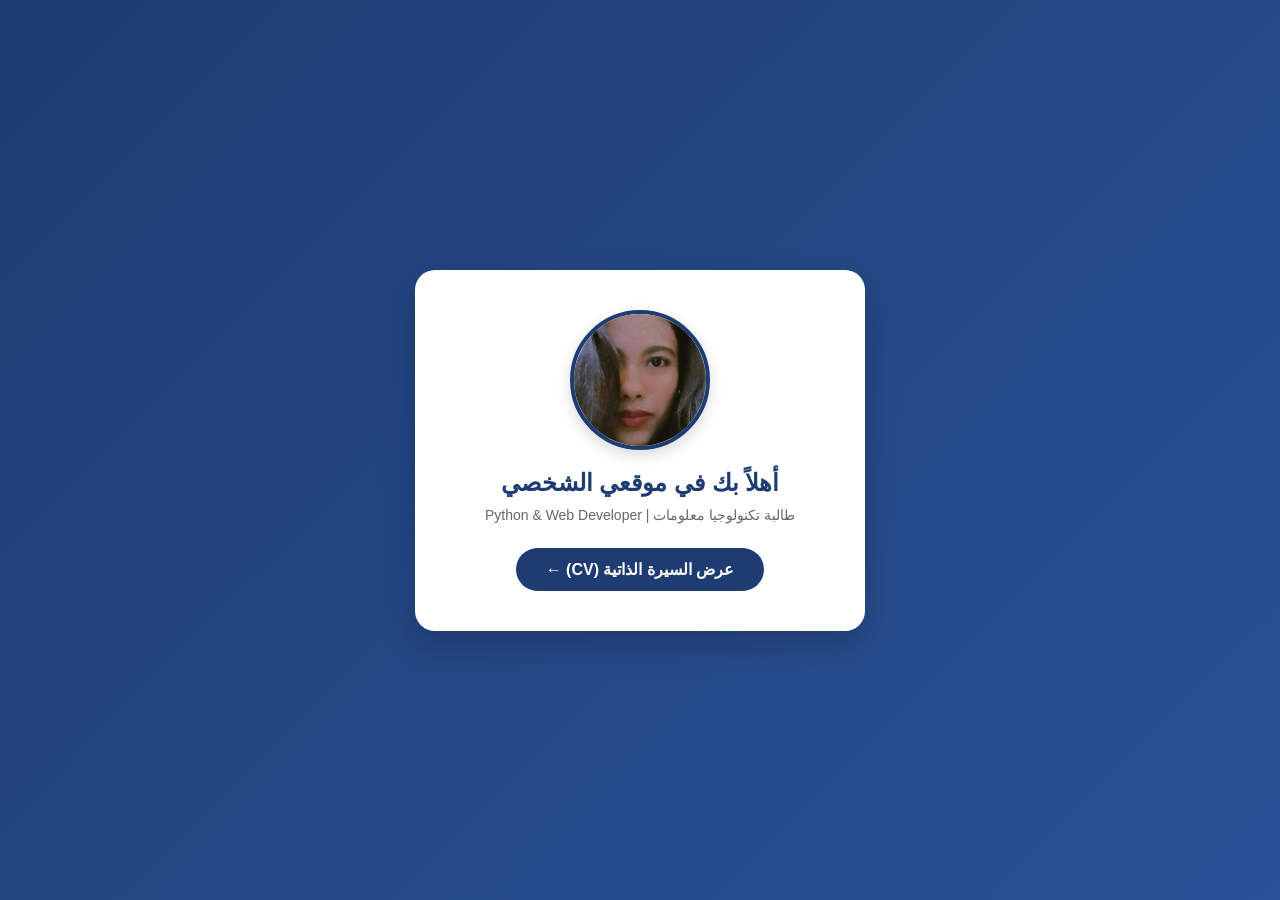
<file: test/index.html>
<!DOCTYPE html>
<html lang="ar" dir="rtl">
<head>
    <meta charset="UTF-8">
    <meta name="viewport" content="width=device-width, initial-scale=1.0">
    <title>أهلاً بك | Welcome</title>
    <link rel="stylesheet" href="cv.css">
</head>
<body class="welcome-body">

    <div class="welcome-card">
        <!-- الصورة الشخصية في فريم مدور -->
        <img src="nn.jpg" alt="الصورة الشخصية" class="profile-img-circle">
        
        <h1>أهلاً بك في موقعي الشخصي</h1>
        <p class="welcome-sub">طالبة تكنولوجيا معلومات | Python & Web Developer</p>
        
        <a href="cv.html" class="enter-btn">عرض السيرة الذاتية (CV) ←</a>
    </div>

</body>
</html>
</file>
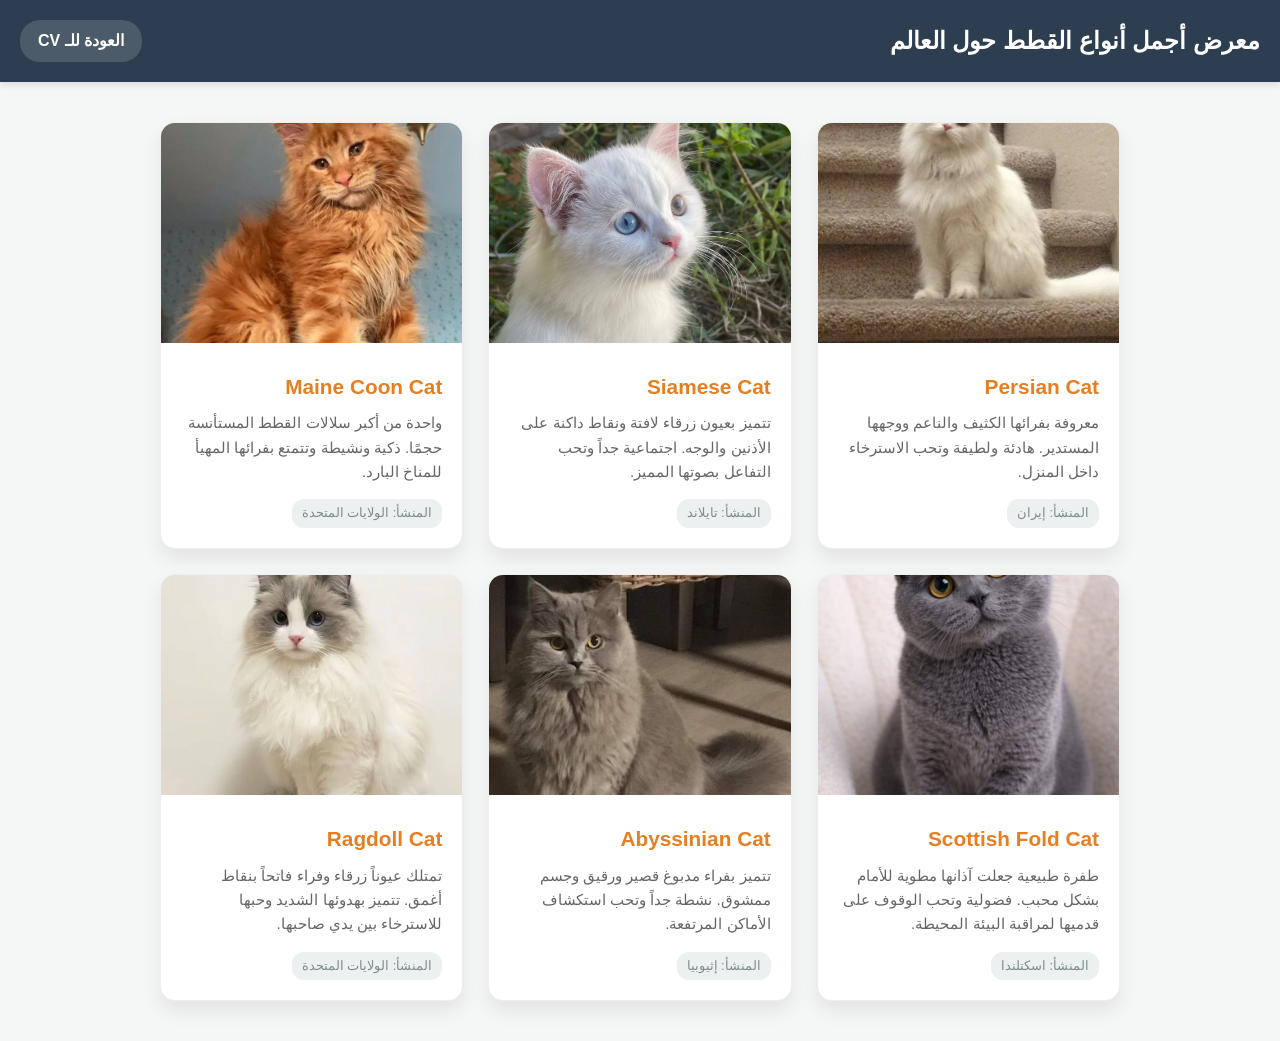
<file: test/cats.html>
<!DOCTYPE html>
<html lang="ar" dir="rtl">
<head>
    <meta charset="UTF-8">
    <meta name="viewport" content="width=device-width, initial-scale=1.0">
    <title>معرض أنواع القطط العالمية</title>
    <link rel="stylesheet" href="cats.css">
</head>
<body>

    <!-- الهيدر العلوي ورابط العودة -->
    <header class="navbar">
        <h1>معرض أجمل أنواع القطط حول العالم</h1>
        <a href="cv.html" class="btn-back">العودة للـ CV</a>
    </header>

    <main class="container">
        <!-- شبكة عرض القطط (Grid Frame) -->
        <div class="cats-grid">

            <!-- القطة 1 -->
            <div class="cat-card">
                <img src="persian.jpeg" alt="Persian Cat" class="cat-img">
                <div class="cat-details">
                    <h2 class="cat-name">Persian Cat</h2>
                    <p class="cat-desc">معروفة بفرائها الكثيف والناعم ووجهها المستدير. هادئة ولطيفة وتحب الاسترخاء داخل المنزل.</p>
                    <span class="cat-origin">المنشأ: إيران</span>
                </div>
            </div>

            <!-- القطة 2 -->
            <div class="cat-card">
                <img src="siamese.jpeg" alt="Siamese Cat" class="cat-img">
                <div class="cat-details">
                    <h2 class="cat-name">Siamese Cat</h2>
                    <p class="cat-desc">تتميز بعيون زرقاء لافتة ونقاط داكنة على الأذنين والوجه. اجتماعية جداً وتحب التفاعل بصوتها المميز.</p>
                    <span class="cat-origin">المنشأ: تايلاند</span>
                </div>
            </div>

            <!-- القطة 3 -->
            <div class="cat-card">
                <img src="mainecoon.jpeg" alt="Maine Coon Cat" class="cat-img">
                <div class="cat-details">
                    <h2 class="cat-name">Maine Coon Cat</h2>
                    <p class="cat-desc">واحدة من أكبر سلالات القطط المستأنسة حجمًا. ذكية ونشيطة وتتمتع بفرائها المهيأ للمناخ البارد.</p>
                    <span class="cat-origin">المنشأ: الولايات المتحدة</span>
                </div>
            </div>

            <!-- القطة 4 -->
            <div class="cat-card">
                <img src="scottish-fold.jpeg" alt="Scottish Fold Cat" class="cat-img">
                <div class="cat-details">
                    <h2 class="cat-name">Scottish Fold Cat</h2>
                    <p class="cat-desc">طفرة طبيعية جعلت آذانها مطوية للأمام بشكل محبب. فضولية وتحب الوقوف على قدميها لمراقبة البيئة المحيطة.</p>
                    <span class="cat-origin">المنشأ: اسكتلندا</span>
                </div>
            </div>

            <!-- القطة 5 -->
            <div class="cat-card">
                <img src="abyssinian.jpeg" alt="Abyssinian Cat" class="cat-img">
                <div class="cat-details">
                    <h2 class="cat-name">Abyssinian Cat</h2>
                    <p class="cat-desc">تتميز بفراء مدبوغ قصير ورقيق وجسم ممشوق. نشطة جداً وتحب استكشاف الأماكن المرتفعة.</p>
                    <span class="cat-origin">المنشأ: إثيوبيا</span>
                </div>
            </div>

            <!-- القطة 6 -->
            <div class="cat-card">
                <img src="ragdoll.jpeg" alt="Ragdoll Cat" class="cat-img">
                <div class="cat-details">
                    <h2 class="cat-name">Ragdoll Cat</h2>
                    <p class="cat-desc">تمتلك عيوناً زرقاء وفراء فاتحاً بنقاط أغمق. تتميز بهدوئها الشديد وحبها للاسترخاء بين يدي صاحبها.</p>
                    <span class="cat-origin">المنشأ: الولايات المتحدة</span>
                </div>
            </div>

        </div>
    </main>

</body>
</html>
</file>
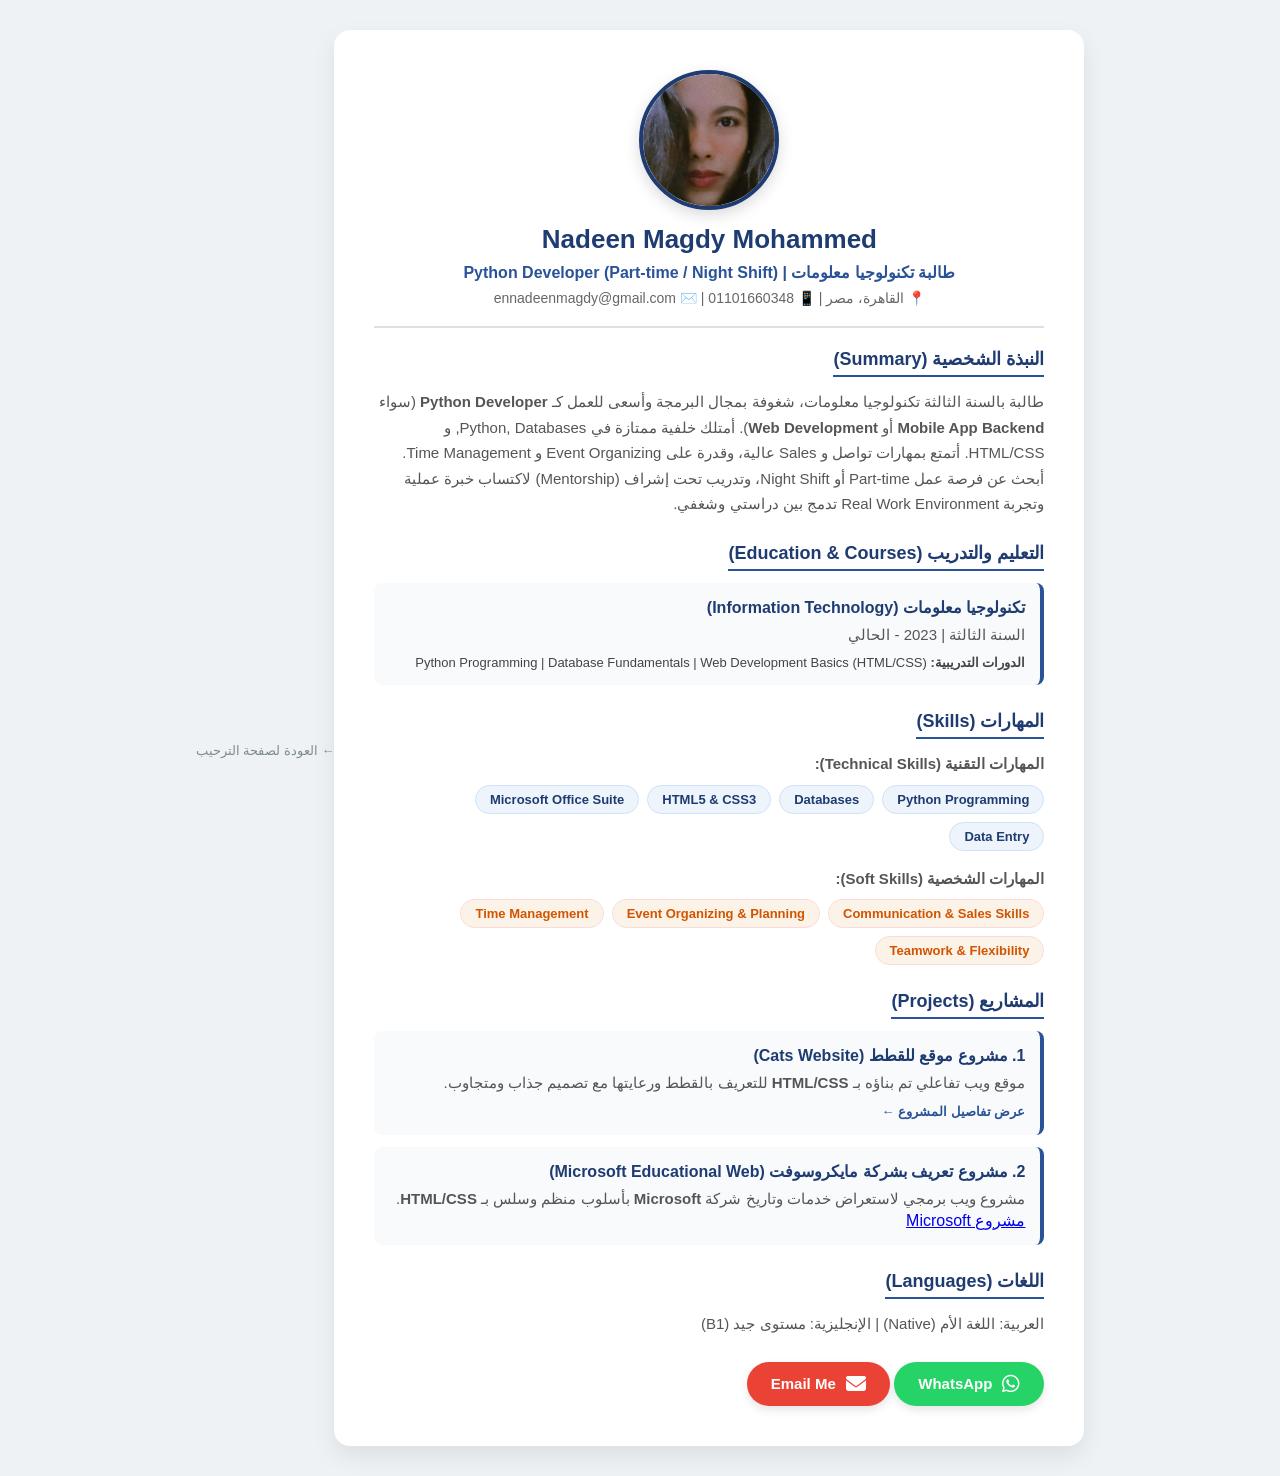
<file: test/cv.html>
<!DOCTYPE html>
<html lang="ar" dir="rtl">
<head>
    <meta charset="UTF-8">
    <meta name="viewport" content="width=device-width, initial-scale=1.0">
    <title>السيرة الذاتية | CV</title>
    <link rel="stylesheet" href="cv.css">
</head>
<body class="cv-body">

    <div class="cv-card">
        <!-- الهيدر والصورة المدورة -->
        <div class="header">
            <img src="nn.jpg" alt="الصورة الشخصية" class="profile-img-circle">
            <h1>Nadeen Magdy Mohammed</h1>
            <p class="job-title">طالبة تكنولوجيا معلومات | Python Developer (Part-time / Night Shift)</p>
            
            <div class="contact-info">
                <span>📍 القاهرة، مصر</span> | 
                <span>📱 01101660348</span> | 
                <span>✉️ ennadeenmagdy@gmail.com</span>
            </div>
        </div>

        <hr class="divider">

        <!-- النبذة الشخصية -->
        <section class="section">
            <h2>النبذة الشخصية (Summary)</h2>
            <p>طالبة بالسنة الثالثة تكنولوجيا معلومات، شغوفة بمجال البرمجة وأسعى للعمل كـ <strong>Python Developer</strong> (سواء <strong>Mobile App Backend</strong> أو <strong>Web Development</strong>). أمتلك خلفية ممتازة في Python, Databases, و HTML/CSS. أتمتع بمهارات تواصل و Sales عالية، وقدرة على Event Organizing و Time Management. أبحث عن فرصة عمل Part-time أو Night Shift، وتدريب تحت إشراف (Mentorship) لاكتساب خبرة عملية وتجربة Real Work Environment تدمج بين دراستي وشغفي.</p>
        </section>

        <!-- التعليم والدورات -->
        <section class="section">
            <h2>التعليم والتدريب (Education & Courses)</h2>
            <div class="info-box">
                <h3>تكنولوجيا معلومات (Information Technology)</h3>
                <p>السنة الثالثة | 2023 - الحالي</p>
                <div class="courses-list">
                    <strong>الدورات التدريبية:</strong> Python Programming | Database Fundamentals | Web Development Basics (HTML/CSS)
                </div>
            </div>
        </section>

        <!-- المهارات -->
        <section class="section">
            <h2>المهارات (Skills)</h2>
            
            <p class="skill-title">المهارات التقنية (Technical Skills):</p>
            <div class="skills-container">
                <span class="skill-tag">Python Programming</span>
                <span class="skill-tag">Databases</span>
                <span class="skill-tag">HTML5 & CSS3</span>
                <span class="skill-tag">Microsoft Office Suite</span>
                <span class="skill-tag">Data Entry</span>
            </div>

            <p class="skill-title" style="margin-top: 15px;">المهارات الشخصية (Soft Skills):</p>
            <div class="skills-container">
                <span class="skill-tag soft">Communication & Sales Skills</span>
                <span class="skill-tag soft">Event Organizing & Planning</span>
                <span class="skill-tag soft">Time Management</span>
                <span class="skill-tag soft">Teamwork & Flexibility</span>
            </div>
        </section>

        <!-- المشاريع الثلاثة -->
        <section class="section">
            <h2>المشاريع (Projects)</h2>
            
            <div class="project-box">
                <h3>1. مشروع موقع للقطط (Cats Website)</h3>
                <p>موقع ويب تفاعلي تم بناؤه بـ <strong>HTML/CSS</strong> للتعريف بالقطط ورعايتها مع تصميم جذاب ومتجاوب.</p>
                <a href="cats.html" class="project-link" target="_blank">عرض تفاصيل المشروع ←</a>
            </div>

            <div class="project-box">
                <h3>2. مشروع تعريف بشركة مايكروسوفت (Microsoft Educational Web)</h3>
                <p>مشروع ويب برمجي لاستعراض خدمات وتاريخ شركة <strong>Microsoft</strong> بأسلوب منظم وسلس بـ <strong>HTML/CSS</strong>.</p>
                <a href="microsoft.html">مشروع Microsoft</a>
            </div>

        
        </section>

        <!-- اللغات -->
        <section class="section">
            <h2>اللغات (Languages)</h2>
            <p>العربية: اللغة الأم (Native) | الإنجليزية: مستوى جيد (B1)</p>
        </section>

        <!-- إضافة مكتبة الأيقونات في هيد الصفحة إذا لم تكن موجودة -->
<!-- ضعي هذا السطر داخل الـ <head> في ملف cv.html -->
<link rel="stylesheet" href="https://cdnjs.cloudflare.com/ajax/libs/font-awesome/6.4.0/css/all.min.css">

<!-- استبدلي 201027245205 برقم هاتفكِ ببدء كود مصر (20) -->
<a href="https://api.whatsapp.com/send?phone=201101660348" target="_blank" class="contact-btn whatsapp-btn">
    <i class="fa-brands fa-whatsapp btn-icon"></i>
    <span>WhatsApp</span>
</a>
<!-- استبدلي your_email@gmail.com بإيميلكِ الحقيقي -->
<a href="mailto:ennadeenmagdy@gmail.com" class="contact-btn email-btn">
    <i class="fa-solid fa-envelope btn-icon"></i>
    <span>Email Me</span>
</a>

    </div>
</section>

        <!-- زر للعودة للرئيسية -->
        <div style="text-align: center; margin-top: 25px;">
            <a href="index.html" class="back-btn">← العودة لصفحة الترحيب</a>
        </div>
    </div>


</body>
</html>
</file>
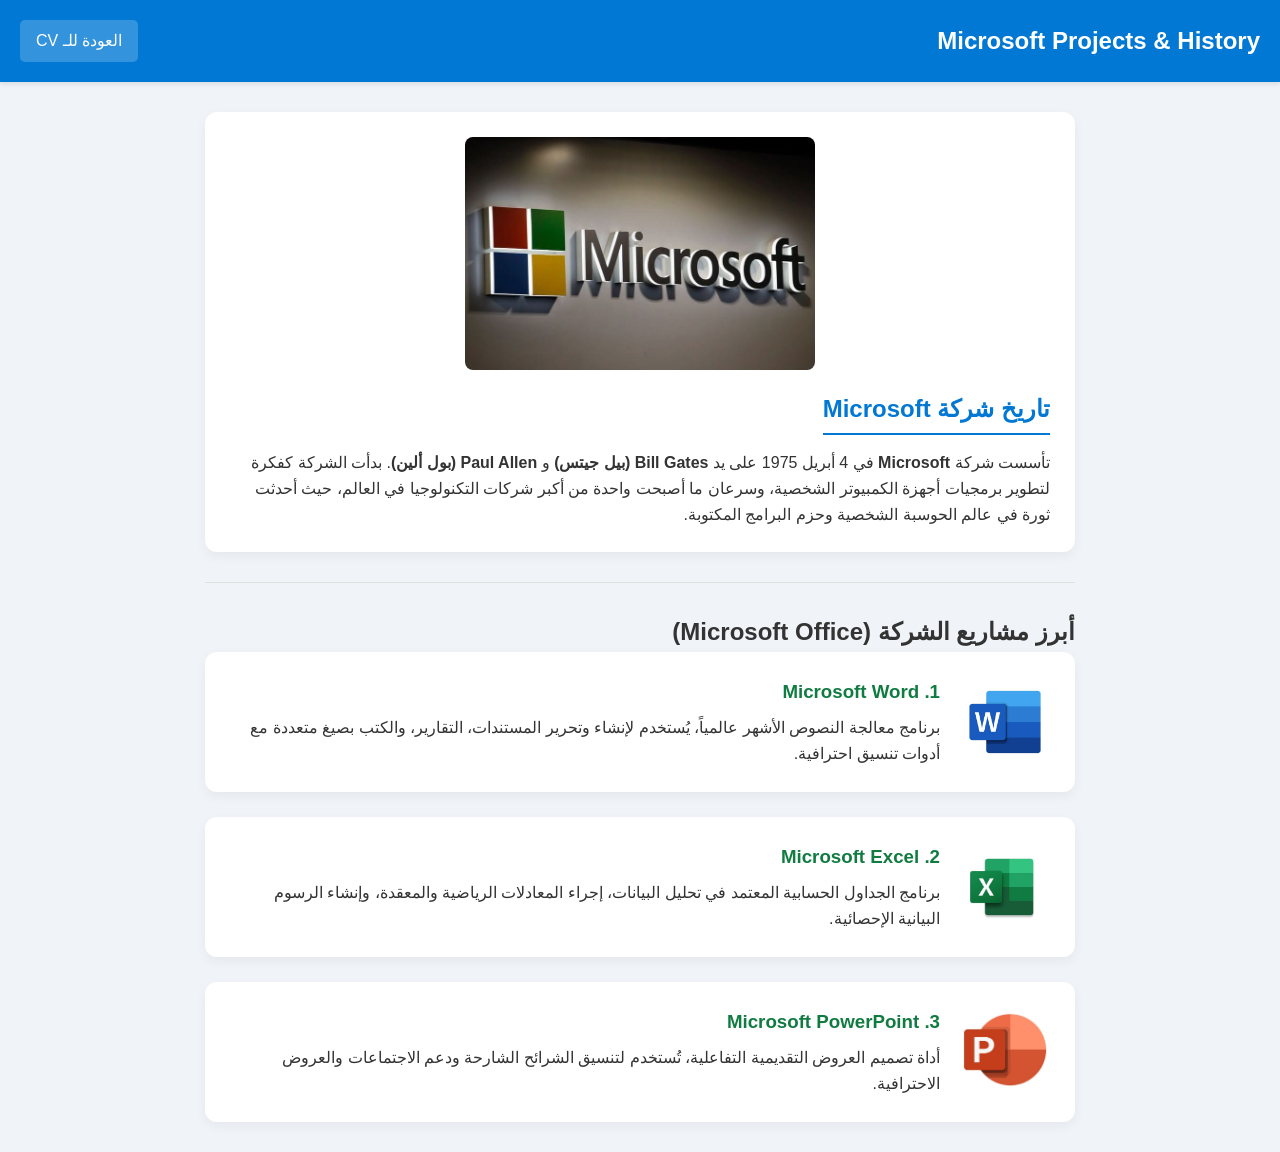
<file: test/microsoft.html>
<!DOCTYPE html>
<html lang="ar" dir="rtl">
<head>
    <meta charset="UTF-8">
    <meta name="viewport" content="width=device-width, initial-scale=1.0">
    <title>تاريخ ومشاريع Microsoft</title>
    <link rel="stylesheet" href="microsoft.css">
</head>
<body>

    <!-- الهيدر ورابط العودة -->
    <header class="navbar">
        <h1>Microsoft Projects & History</h1>
        <a href="cv.html" class="btn-back">العودة للـ CV</a>
    </header>

    <main class="container">
        <!-- قسم تاريخ الشركة والمؤسس -->
        <section class="card history-section">
            <img src="microsoft.jpg" alt="Microsoft Logo" class="main-img">
            <h2>تاريخ شركة Microsoft</h2>
            <p>
                تأسست شركة <strong>Microsoft</strong> في 4 أبريل 1975 على يد <strong>Bill Gates (بيل جيتس)</strong> و <strong>Paul Allen (بول ألين)</strong>. 
                بدأت الشركة كفكرة لتطوير برمجيات أجهزة الكمبيوتر الشخصية، وسرعان ما أصبحت واحدة من أكبر شركات التكنولوجيا في العالم، حيث أحدثت ثورة في عالم الحوسبة الشخصية وحزم البرامج المكتوبة.
            </p>
        </section>

        <hr class="divider">

        <!-- قسم مشاريع حزمة Microsoft Office -->
        <section class="projects-section">
            <h2>أبرز مشاريع الشركة (Microsoft Office)</h2>

            <!-- مشروع Word -->
            <div class="card project-item">
                <img src="word.jpg" alt="Microsoft Word" class="project-img">
                <div class="project-info">
                    <h3>1. Microsoft Word</h3>
                    <p>برنامج معالجة النصوص الأشهر عالمياً، يُستخدم لإنشاء وتحرير المستندات، التقارير، والكتب بصيغ متعددة مع أدوات تنسيق احترافية.</p>
                </div>
            </div>

            <!-- مشروع Excel -->
            <div class="card project-item">
                <img src="excel.jpg" alt="Microsoft Excel" class="project-img">
                <div class="project-info">
                    <h3>2. Microsoft Excel</h3>
                    <p>برنامج الجداول الحسابية المعتمد في تحليل البيانات، إجراء المعادلات الرياضية والمعقدة، وإنشاء الرسوم البيانية الإحصائية.</p>
                </div>
            </div>

            <!-- مشروع PowerPoint -->
            <div class="card project-item">
                <img src="powerpoint.jpg" alt="Microsoft PowerPoint" class="project-img">
                <div class="project-info">
                    <h3>3. Microsoft PowerPoint</h3>
                    <p>أداة تصميم العروض التقديمية التفاعلية، تُستخدم لتنسيق الشرائح الشارحة ودعم الاجتماعات والعروض الاحترافية.</p>
                </div>
            </div>
        </section>
    </main>

</body>
</html>
</file>
<file: test/cv.css>
* {
    margin: 0;
    padding: 0;
    box-sizing: border-box;
    font-family: 'Segoe UI', Tahoma, Geneva, Verdana, sans-serif;
}

/* خلفية صفحة الترحيب */
.welcome-body {
    background: linear-gradient(135deg, #1e3c72 0%, #2a5298 100%);
    display: flex;
    justify-content: center;
    align-items: center;
    min-height: 100vh;
    padding: 20px;
}

.welcome-card {
    background: #ffffff;
    padding: 40px 30px;
    border-radius: 20px;
    text-align: center;
    box-shadow: 0 15px 35px rgba(0,0,0,0.2);
    max-width: 450px;
    width: 100%;
}

.welcome-card h1 {
    color: #1e3c72;
    font-size: 24px;
    margin-top: 15px;
}

.welcome-sub {
    color: #666;
    margin: 10px 0 25px 0;
    font-size: 14px;
}

.enter-btn {
    display: inline-block;
    background-color: #1e3c72;
    color: #fff;
    padding: 12px 30px;
    border-radius: 25px;
    text-decoration: none;
    font-weight: bold;
    transition: 0.3s;
}

.enter-btn:hover {
    background-color: #2a5298;
}

/* خلفية صفحة الـ CV */
.cv-body {
    background-color: #eef2f5;
    color: #333;
    display: flex;
    justify-content: center;
    align-items: center;
    min-height: 100vh;
    padding: 30px 15px;
}

.cv-card {
    background-color: #ffffff;
    width: 100%;
    max-width: 750px;
    padding: 40px;
    border-radius: 16px;
    box-shadow: 0 10px 25px rgba(0, 0, 0, 0.08);
}

/* فريم مدور محترف للصورة الشخصية */
.profile-img-circle {
    width: 140px;
    height: 140px;
    border-radius: 50%; /* تجعل الصورة دائرية تماماً */
    object-fit: cover;
    border: 4px solid #1e3c72;
    box-shadow: 0 5px 15px rgba(0,0,0,0.15);
}

.header {
    text-align: center;
}

.header h1 {
    color: #1e3c72;
    font-size: 26px;
    margin-top: 10px;
}

.job-title {
    color: #2a5298;
    font-weight: 600;
    margin: 8px 0;
}

.contact-info {
    font-size: 14px;
    color: #666;
}

.divider {
    border: 0;
    height: 2px;
    background: #e0e0e0;
    margin: 20px 0;
}

.section {
    margin-bottom: 25px;
    text-align: right;
}

.section h2 {
    color: #1e3c72;
    font-size: 18px;
    border-bottom: 2px solid #2a5298;
    padding-bottom: 5px;
    margin-bottom: 12px;
    display: inline-block;
}

.section p {
    line-height: 1.7;
    color: #555;
    font-size: 15px;
}

.skill-title {
    font-weight: bold;
    color: #333;
    font-size: 14px;
    margin-bottom: 8px;
}

.skills-container {
    display: flex;
    flex-wrap: wrap;
    gap: 8px;
}

.skill-tag {
    background-color: #eef4fb;
    color: #1e3c72;
    padding: 6px 14px;
    border-radius: 20px;
    font-size: 13px;
    font-weight: bold;
    border: 1px solid #d0e1f9;
}

.skill-tag.soft {
    background-color: #fcf3e8;
    color: #d35400;
    border-color: #fadbd8;
}

.project-box, .info-box {
    background-color: #f8fafc;
    padding: 15px;
    border-radius: 8px;
    border-right: 4px solid #2a5298;
    margin-bottom: 12px;
}

.project-box h3, .info-box h3 {
    color: #1e3c72;
    font-size: 16px;
    margin-bottom: 5px;
}

.courses-list {
    margin-top: 8px;
    font-size: 13px;
    color: #444;
}

.project-link {
    display: inline-block;
    margin-top: 8px;
    color: #2a5298;
    text-decoration: none;
    font-weight: bold;
    font-size: 13px;
}

.back-btn {
    color: #7f8c8d;
    text-decoration: none;
    font-size: 13px;
}

/* تنسيق أزرار التواصل */
.contact-buttons-section {
    text-align: center !important;
    margin-top: 30px;
}

.contact-links {
    display: flex;
    justify-content: center;
    gap: 15px;
    flex-wrap: wrap;
    margin-top: 15px;
}

.contact-btn {
    display: inline-flex;
    align-items: center;
    padding: 10px 22px;
    border-radius: 25px;
    text-decoration: none;
    font-weight: bold;
    font-size: 14px;
    transition: transform 0.2s, box-shadow 0.2s;
    color: #ffffff !important;
}

.contact-btn:hover {
    transform: translateY(-2px);
    box-shadow: 0 5px 15px rgba(0,0,0,0.15);
}

/* تنسيقات الأزرار والأيقونات */
.contact-buttons-section {
    text-align: center !important;
    margin-top: 30px;
}

.contact-links {
    display: flex;
    justify-content: center;
    gap: 15px;
    flex-wrap: wrap;
    margin-top: 15px;
}

.contact-btn {
    display: inline-flex;
    align-items: center;
    justify-content: center;
    gap: 10px;
    padding: 12px 24px;
    border-radius: 30px;
    text-decoration: none;
    font-weight: bold;
    font-size: 15px;
    transition: all 0.3s ease;
    color: #ffffff !important;
    box-shadow: 0 4px 10px rgba(0, 0, 0, 0.1);
}

/* حجم أيقونة الشعار داخل الزر */
.btn-icon {
    font-size: 20px;
}

.contact-btn:hover {
    transform: translateY(-3px);
    box-shadow: 0 6px 18px rgba(0, 0, 0, 0.2);
}

/* لون وأيقونة الواتساب */
.whatsapp-btn {
    background-color: #25D366;
}

.whatsapp-btn:hover {
    background-color: #1eb956;
}

/* لون وأيقونة الإيميل */
.email-btn {
    background-color: #EA4335;
}

.email-btn:hover {
    background-color: #d33426;
}
</file>
<file: test/cats.css>
/* إعادة ضبط العامة وخلفية الصفحة */
* {
    box-sizing: border-box;
    margin: 0;
    padding: 0;
}

body {
    font-family: 'Segoe UI', Tahoma, Geneva, Verdana, sans-serif;
    background-color: #f4f7f6;
    color: #444;
    line-height: 1.6;
    direction: rtl;
}

/* الهيدر العلوي */
.navbar {
    background-color: #2c3e50;
    color: white;
    padding: 20px;
    display: flex;
    justify-content: space-between;
    align-items: center;
    box-shadow: 0 3px 6px rgba(0, 0, 0, 0.1);
}

.navbar h1 {
    font-size: 1.5rem;
}

.btn-back {
    color: white;
    text-decoration: none;
    background-color: rgba(255, 255, 255, 0.15);
    padding: 8px 18px;
    border-radius: 20px;
    transition: 0.3s;
    font-weight: bold;
}

.btn-back:hover {
    background-color: #e74c3c;
}

/* شبكة الكروت والكروت */
.container {
    max-width: 1000px;
    margin: 40px auto;
    padding: 0 20px;
}

.cats-grid {
    display: grid;
    grid-template-columns: repeat(auto-fit, minmax(280px, 1fr));
    gap: 25px;
}

.cat-card {
    background-color: #ffffff;
    border-radius: 15px;
    overflow: hidden;
    box-shadow: 0 10px 20px rgba(0, 0, 0, 0.08);
    transition: transform 0.3s ease, box-shadow 0.3s ease;
    border: 1px solid #eee;
}

.cat-card:hover {
    transform: translateY(-5px);
    box-shadow: 0 15px 30px rgba(0, 0, 0, 0.12);
}

.cat-img {
    width: 100%;
    height: 220px;
    object-fit: cover;
}

.cat-details {
    padding: 20px;
    text-align: right;
}

.cat-name {
    font-size: 1.3rem;
    color: #e67e22;
    margin-bottom: 8px;
    font-weight: bold;
}

.cat-desc {
    font-size: 0.95rem;
    color: #666;
    margin-bottom: 15px;
}

.cat-origin {
    display: inline-block;
    background-color: #ecf0f1;
    color: #7f8c8d;
    padding: 4px 10px;
    border-radius: 12px;
    font-size: 0.8rem;
}

/* تجاوب الشاشات الصغيرة للموبايل */
@media (max-width: 600px) {
    .navbar {
        flex-direction: column;
        gap: 12px;
        text-align: center;
    }
}
</file>
<file: test/microsoft.css>
/* إعادة ضبط العام للصفحة والخلفية */
* {
    box-sizing: border-box;
    margin: 0;
    padding: 0;
}

body {
    font-family: 'Segoe UI', Tahoma, Geneva, Verdana, sans-serif;
    background-color: #f0f4f8; /* لون الخلفية العام للموقع */
    color: #333;
    line-height: 1.6;
    direction: rtl;
}

/* الهيدر والعنوان العلوي */
.navbar {
    background-color: #0078d4; /* لون مايكروسوفت الأزرق */
    color: white;
    padding: 20px;
    display: flex;
    justify-content: space-between;
    align-items: center;
    box-shadow: 0 2px 5px rgba(0,0,0,0.1);
}

.navbar h1 {
    font-size: 1.5rem;
}

.btn-back {
    color: white;
    text-decoration: none;
    background-color: rgba(255, 255, 255, 0.2);
    padding: 8px 16px;
    border-radius: 5px;
    transition: 0.3s;
}

.btn-back:hover {
    background-color: rgba(255, 255, 255, 0.4);
}

/* الحاوية الرئيسية والكروت */
.container {
    max-width: 900px;
    margin: 30px auto;
    padding: 0 15px;
}

.card {
    background-color: #ffffff; /* لون خلفية الكروت */
    border-radius: 12px;
    padding: 25px;
    margin-bottom: 25px;
    box-shadow: 0 4px 12px rgba(0, 0, 0, 0.05);
}

/* قسم التاريخ والصورة الرئيسية */
.main-img {
    width: 100%;
    max-width: 350px;
    height: auto;
    display: block;
    margin: 0 auto 20px auto;
    border-radius: 8px;
}

.history-section h2 {
    color: #0078d4;
    margin-bottom: 15px;
    border-bottom: 2px solid #0078d4;
    padding-bottom: 5px;
    display: inline-block;
}

/* عناصر مشاريع أوفيس */
.project-item {
    display: flex;
    align-items: center;
    gap: 20px;
    text-align: right;
}

.project-img {
    width: 90px;
    height: 90px;
    object-fit: contain;
    flex-shrink: 0;
}

.project-info h3 {
    color: #107c41; /* لون أخضر أنيق متناسق */
    margin-bottom: 8px;
}

.divider {
    border: none;
    height: 1px;
    background-color: #e0e0e0;
    margin: 30px 0;
}

/* تجاوب الشاشات والصور للموبايل */
@media (max-width: 600px) {
    .project-item {
        flex-direction: column;
        text-align: center;
    }
    
    .navbar {
        flex-direction: column;
        gap: 10px;
        text-align: center;
    }
}
</file>
